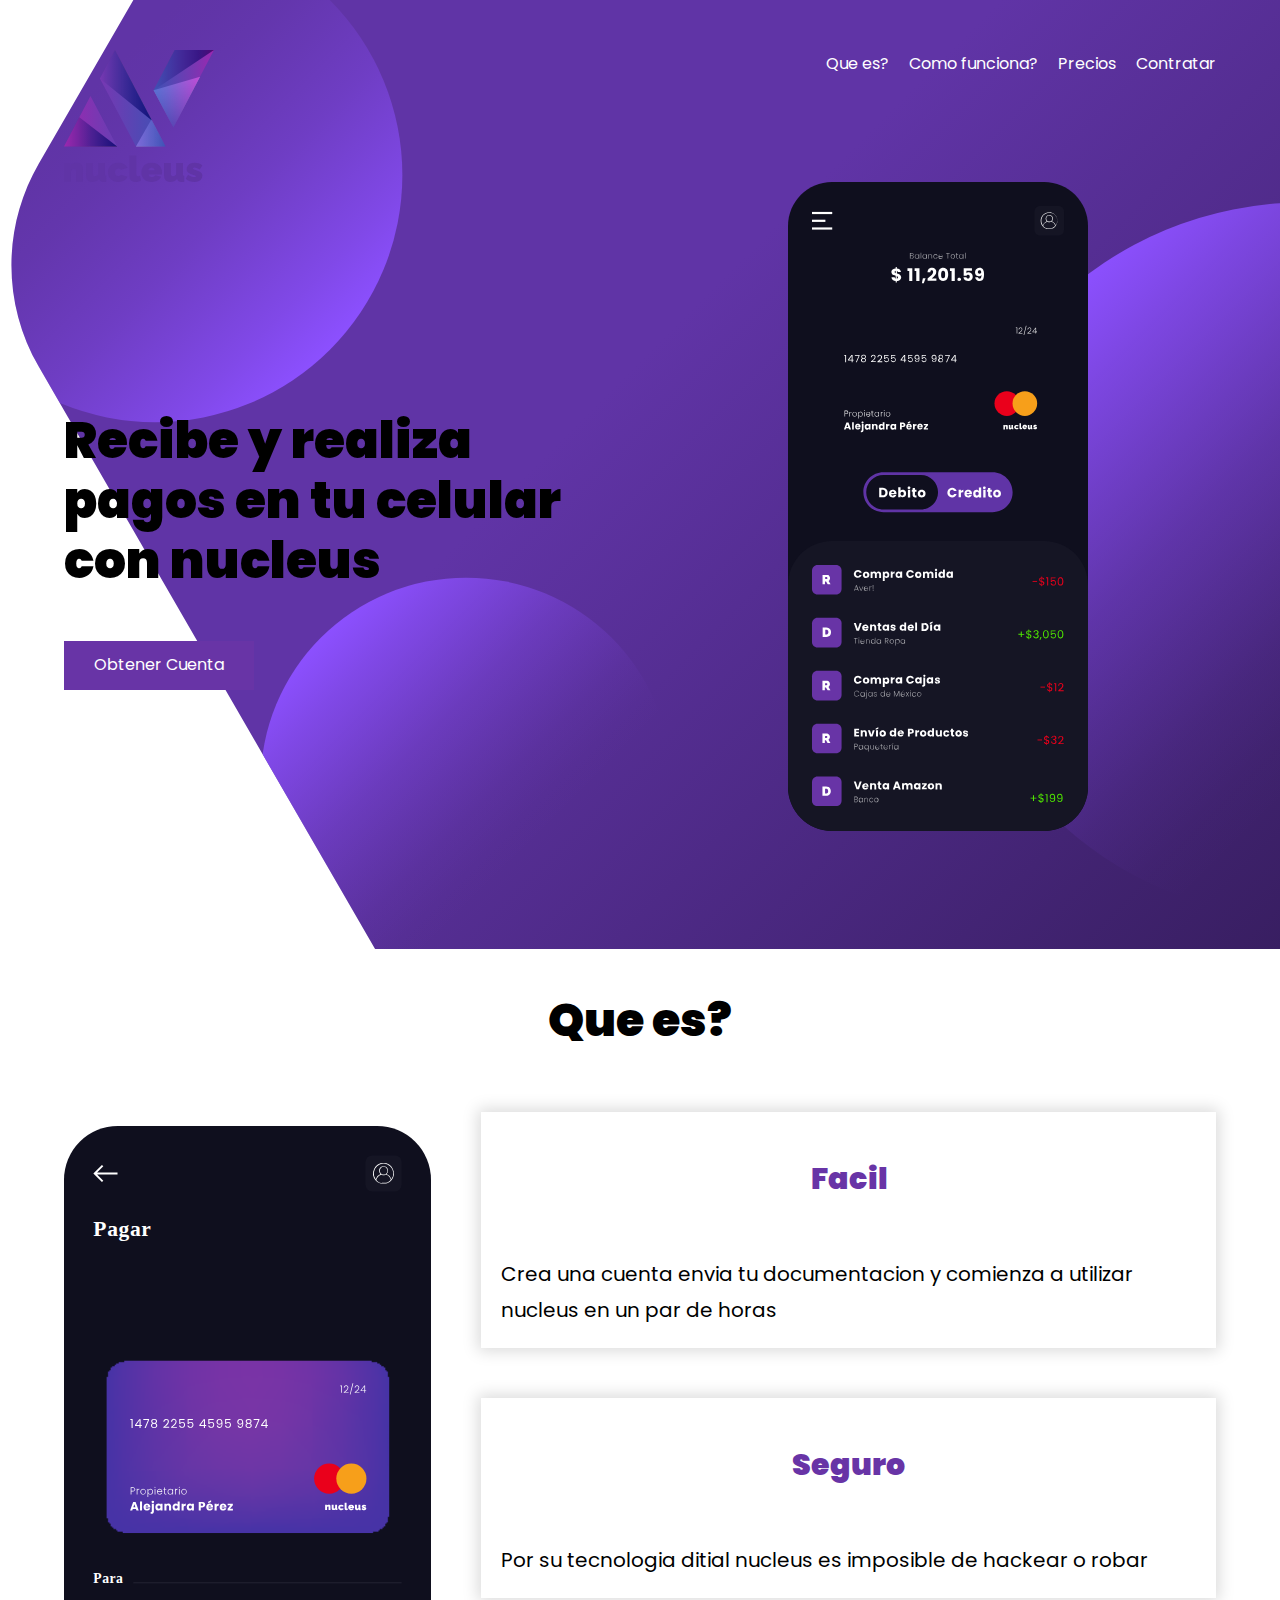
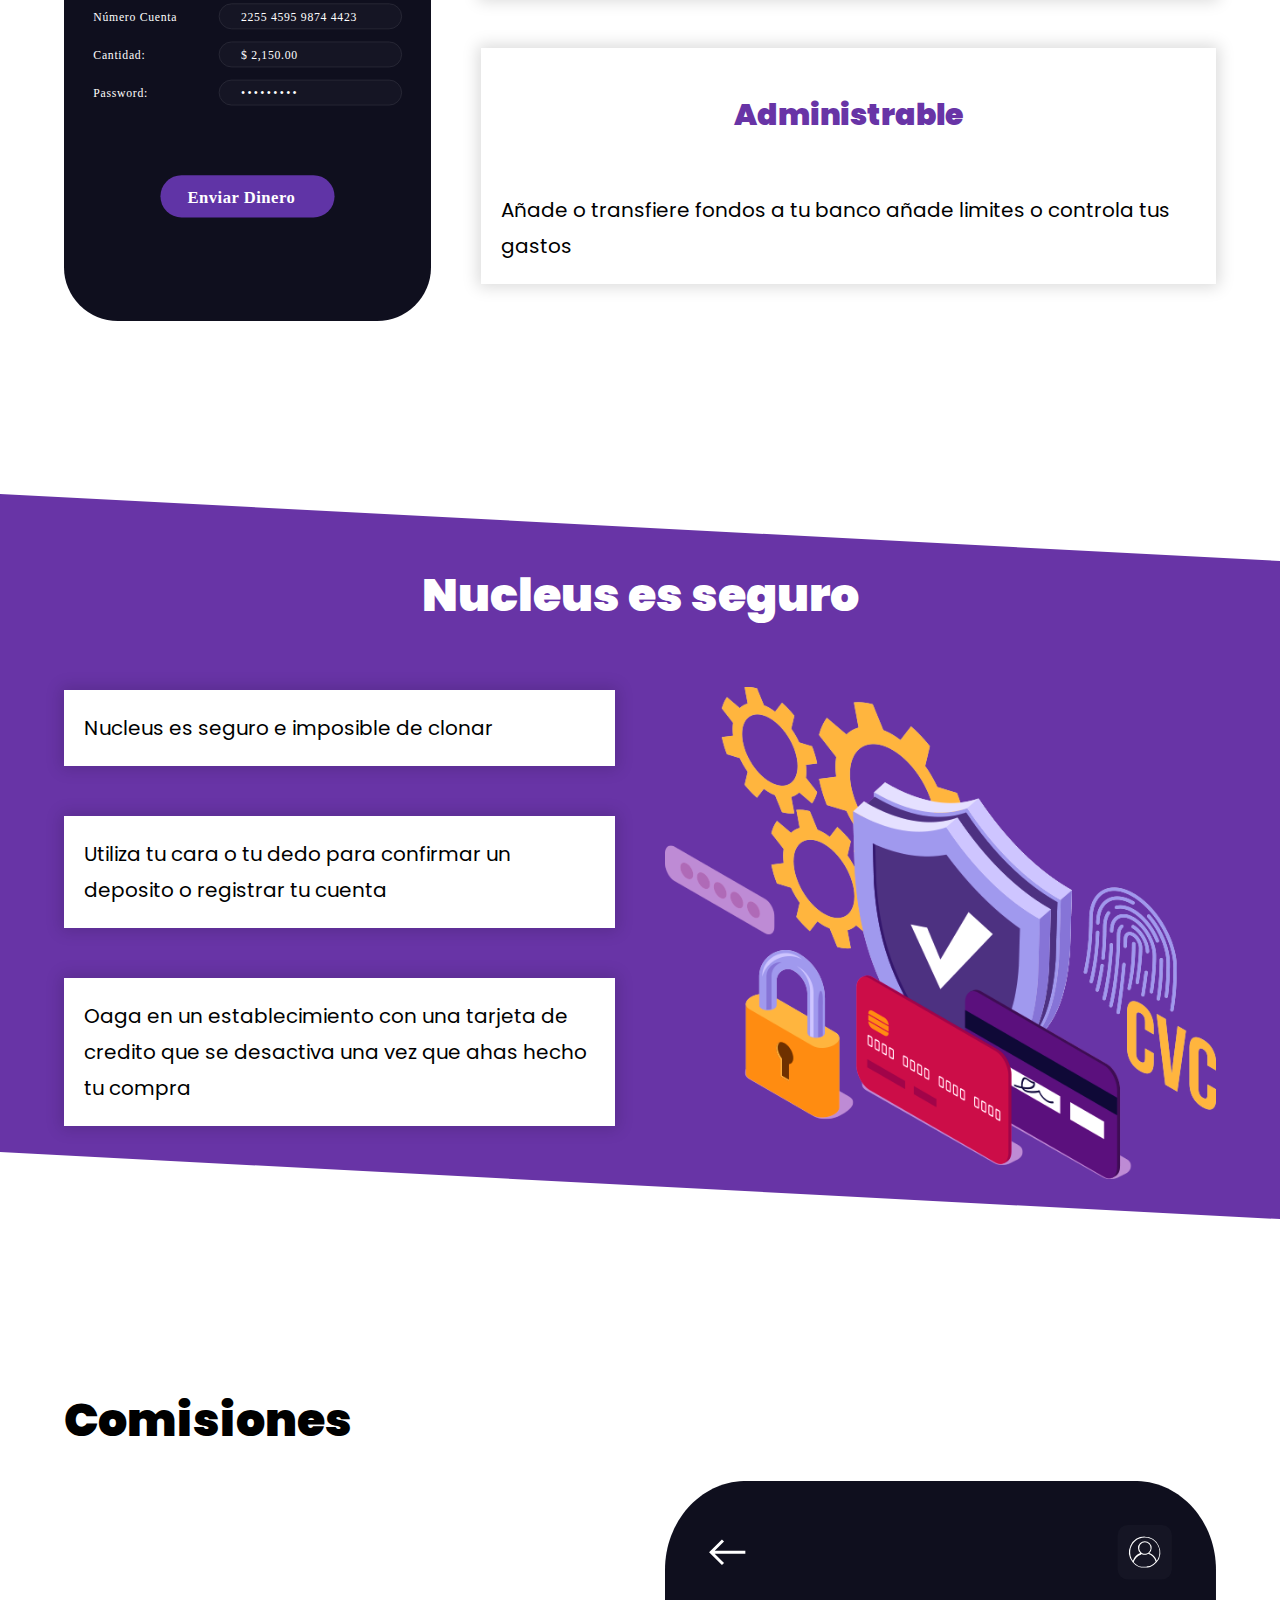
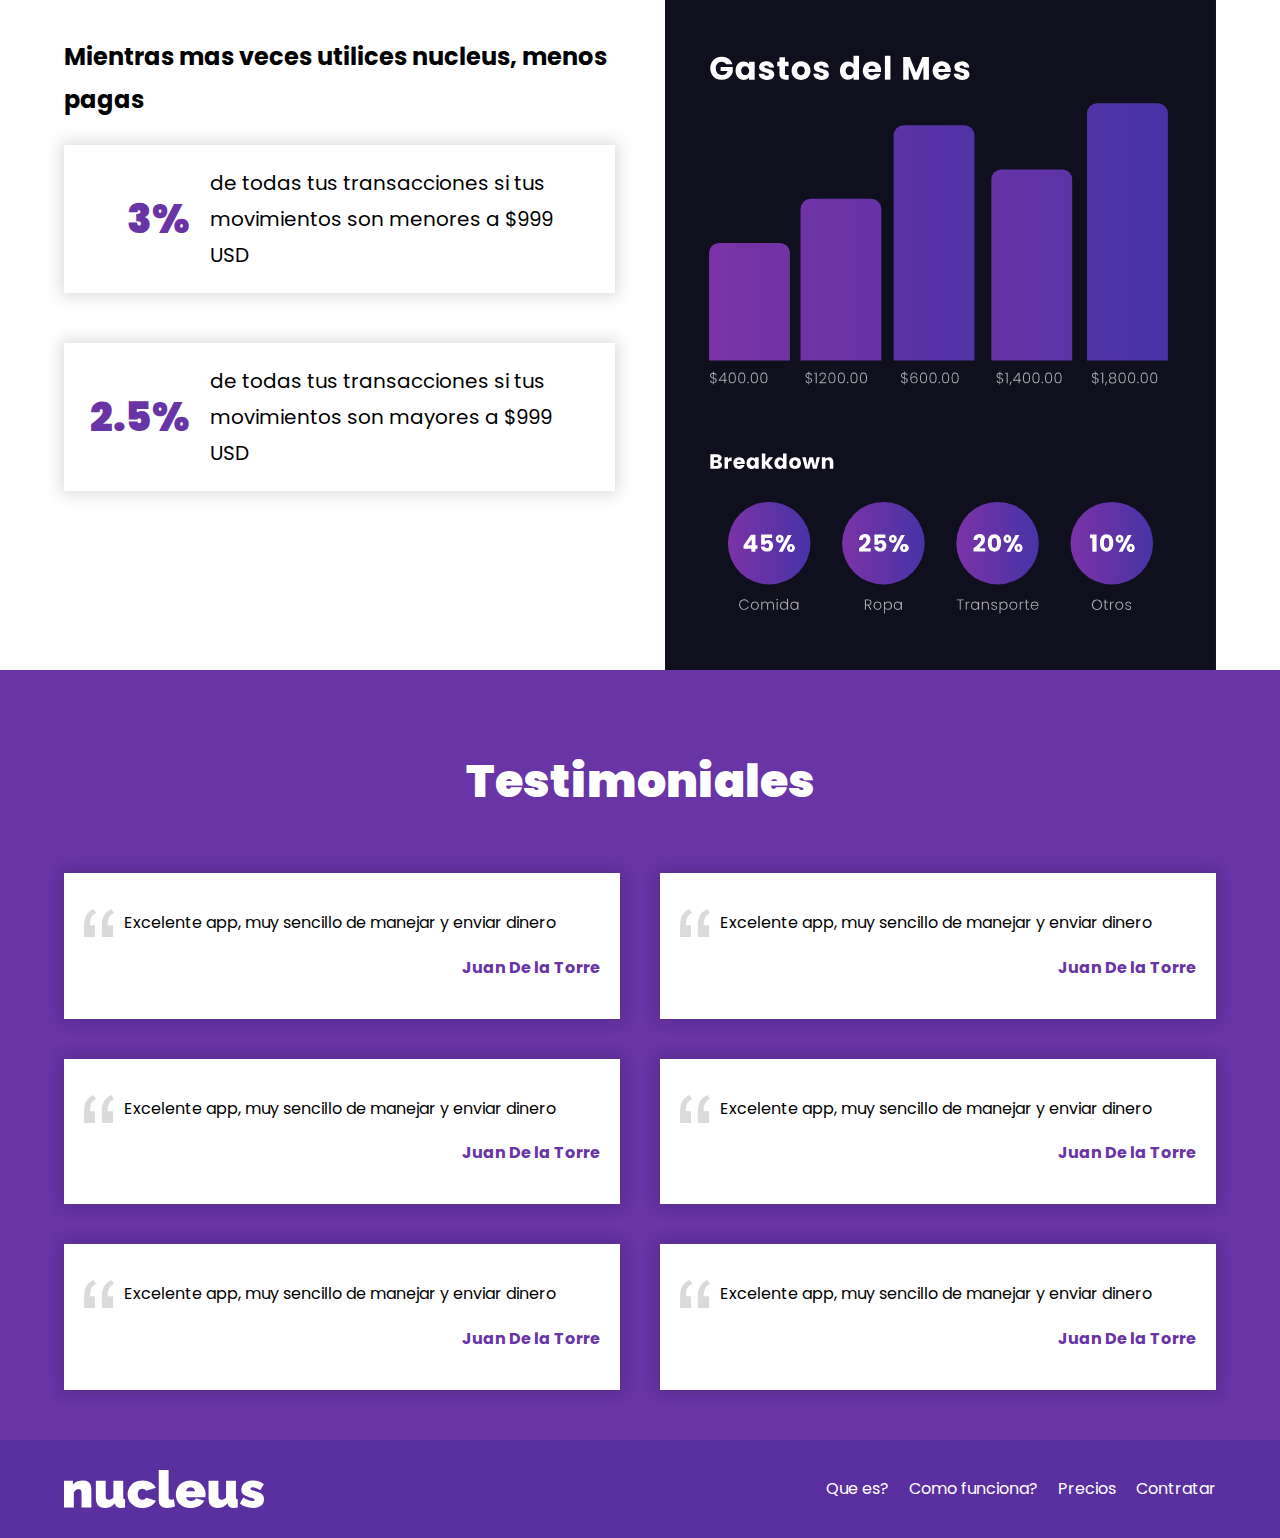
<file: class/index.html>
<!DOCTYPE html>
<html lang="en">
<head>
    <meta charset="UTF-8">
    <meta http-equiv="X-UA-Compatible" content="IE=edge">
    <meta name="viewport" content="width=device-width, initial-scale=1.0">
    <title>Nucleus - eWallet </title>
    <link rel="preconnect" href="https://fonts.googleapis.com">
    <link rel="preconnect" href="https://fonts.gstatic.com" crossorigin>
    <link href="https://fonts.googleapis.com/css2?family=Poppins:wght@400;500;700;900&display=swap" rel="stylesheet"> 

    <link rel="stylesheet" href="./normalize.css">
    <link rel="stylesheet" href="./styles.css">
</head>
<body>
    <header class="header">
        <div class="header__contenedor">
            <div class="header__barra">
                <div class="header__logo">
                    <img src="./assets/logo.svg" alt="logo nucleus">
                </div>
                <nav class="navegacion">
                    <a href="#" class="navegacion__link">Que es?</a>
                    <a href="#" class="navegacion__link">Como funciona?</a>
                    <a href="#" class="navegacion__link">Precios</a>
                    <a href="#" class="navegacion__link">Contratar</a>
                </nav>
            </div>

            <div class="header__grid">
                <div class="header__texto">
                    <h1 class="header__heading">Recibe y realiza pagos en tu celular con nucleus</h1>
                    <a class="header__boton" href="#">Obtener Cuenta</a>
                </div>
    
                <div class="header__grafico">
                    <img src="./assets/app_1.svg" alt="nucleus app mobile" class="header__imagen">
                </div>
            </div>
        </div>
    </header>

    <main class="nucleus">
        <h2 class="nucleus__heading">Que es?</h2>
        <div class="nucleus__contenedor">
            <div class="nucleus__grid">
                <div class="nucleus__imagen">
                    <img src="./assets/app_2.svg" alt="app nucleus tablet">
                </div>

                <div class="listado">
                    <div class="listado__elemento">
                        <h2 class="listado__heading">Facil</h2>
                        <p class="listado__texto">Crea una cuenta envia tu documentacion y comienza a utilizar nucleus en un par de horas</p>
                    </div>
                    <div class="listado__elemento">
                        <h2 class="listado__heading">Seguro</h2>
                        <p class="listado__texto">Por su tecnologia ditial nucleus es imposible de hackear o robar</p>
                    </div>
                    <div class="listado__elemento">
                        <h2 class="listado__heading">Administrable</h2>
                        <p class="listado__texto">Añade o transfiere fondos a tu banco añade limites o controla tus gastos</p>
                    </div>
                </div>
            </div>
        </div>
    </main>

    <section class="seguridad">
        <div class="seguridad__contenedor">
            <h2 class="seguridad__heading">Nucleus es seguro</h2>
            <div class="seguridad__grid">
                <div class="listado">
                    <div class="listado__elemento">
                        <p class="listado__texto">Nucleus es seguro e imposible de clonar</p>
                    </div>
                    <div class="listado__elemento">
                        <p class="listado__texto">Utiliza tu cara o tu dedo para confirmar un deposito o registrar tu cuenta</p>
                    </div>
                    <div class="listado__elemento">
                        <p class="listado__texto">Oaga en un establecimiento con una tarjeta de credito que se desactiva una vez que ahas hecho tu compra</p>
                    </div>
                </div>
                <div class="seguridad__imagen">
                    <img src="./assets/seguridad.png" alt="seguridad nucleus">
                </div>
            </div>
        </div>
    </section>

    <section class="comisiones">
        <div class="comisiones__contenedor">
            <h2 class="comisiones__header">Comisiones</h2>

            <div class="comisiones__grid">
                <div class="comisiones__contenido">
                    <p class="comisiones__texto">Mientras mas veces utilices nucleus, menos pagas</p>

                    <div class="listado">
                        <div class="listado__elemento listado__elemento--2col">
                            <p class="listado__numero">3%</p>
                            <p class="listado__texto">de todas tus transacciones si tus movimientos son menores a $999 USD</p>
                        </div>
                        <div class="listado__elemento listado__elemento--2col">
                            <p class="listado__numero">2.5%</p>
                            <p class="listado__texto">de todas tus transacciones si tus movimientos son mayores a $999 USD</p>
                        </div>
                    </div>
                </div>

                <div class="comisiones__imagen">
                    <img src="./assets/app_3.svg" alt="comisiones app nucleus">
                </div>
            </div>
        </div>
    </section>

    <section class="testimoniales">
        <div class="testimoniales__contenedor">
            <h2 class="testimoniales__heading">Testimoniales</h2>

            <div class="testimoniales__grid">
                <div class="testimonial">
                    <p class="testimonial__texto">Excelente app, muy sencillo de manejar y enviar dinero</p>
                    <p class="testimonial__autor">Juan De la Torre</p>
                </div>
                <div class="testimonial">
                    <p class="testimonial__texto">Excelente app, muy sencillo de manejar y enviar dinero</p>
                    <p class="testimonial__autor">Juan De la Torre</p>
                </div>
                <div class="testimonial">
                    <p class="testimonial__texto">Excelente app, muy sencillo de manejar y enviar dinero</p>
                    <p class="testimonial__autor">Juan De la Torre</p>
                </div>
                <div class="testimonial">
                    <p class="testimonial__texto">Excelente app, muy sencillo de manejar y enviar dinero</p>
                    <p class="testimonial__autor">Juan De la Torre</p>
                </div>
                <div class="testimonial">
                    <p class="testimonial__texto">Excelente app, muy sencillo de manejar y enviar dinero</p>
                    <p class="testimonial__autor">Juan De la Torre</p>
                </div>
                <div class="testimonial">
                    <p class="testimonial__texto">Excelente app, muy sencillo de manejar y enviar dinero</p>
                    <p class="testimonial__autor">Juan De la Torre</p>
                </div>
            </div>
        </div>
    </section>

    <footer class="footer">
        <div class="footer__contenedor">
            <div class="footer__grid">
                <div class="footer__logo">
                    <img src="./assets/logo-blanco.svg" alt="Logo blanco">
                </div>

                <nav class="navegacion">
                    <a href="#" class="navegacion__link--blanco">Que es?</a>
                    <a href="#" class="navegacion__link--blanco">Como funciona?</a>
                    <a href="#" class="navegacion__link--blanco">Precios</a>
                    <a href="#" class="navegacion__link--blanco">Contratar</a>
                </nav>
            </div>
        </div>
    </footer>
</body>
</html>
</file>
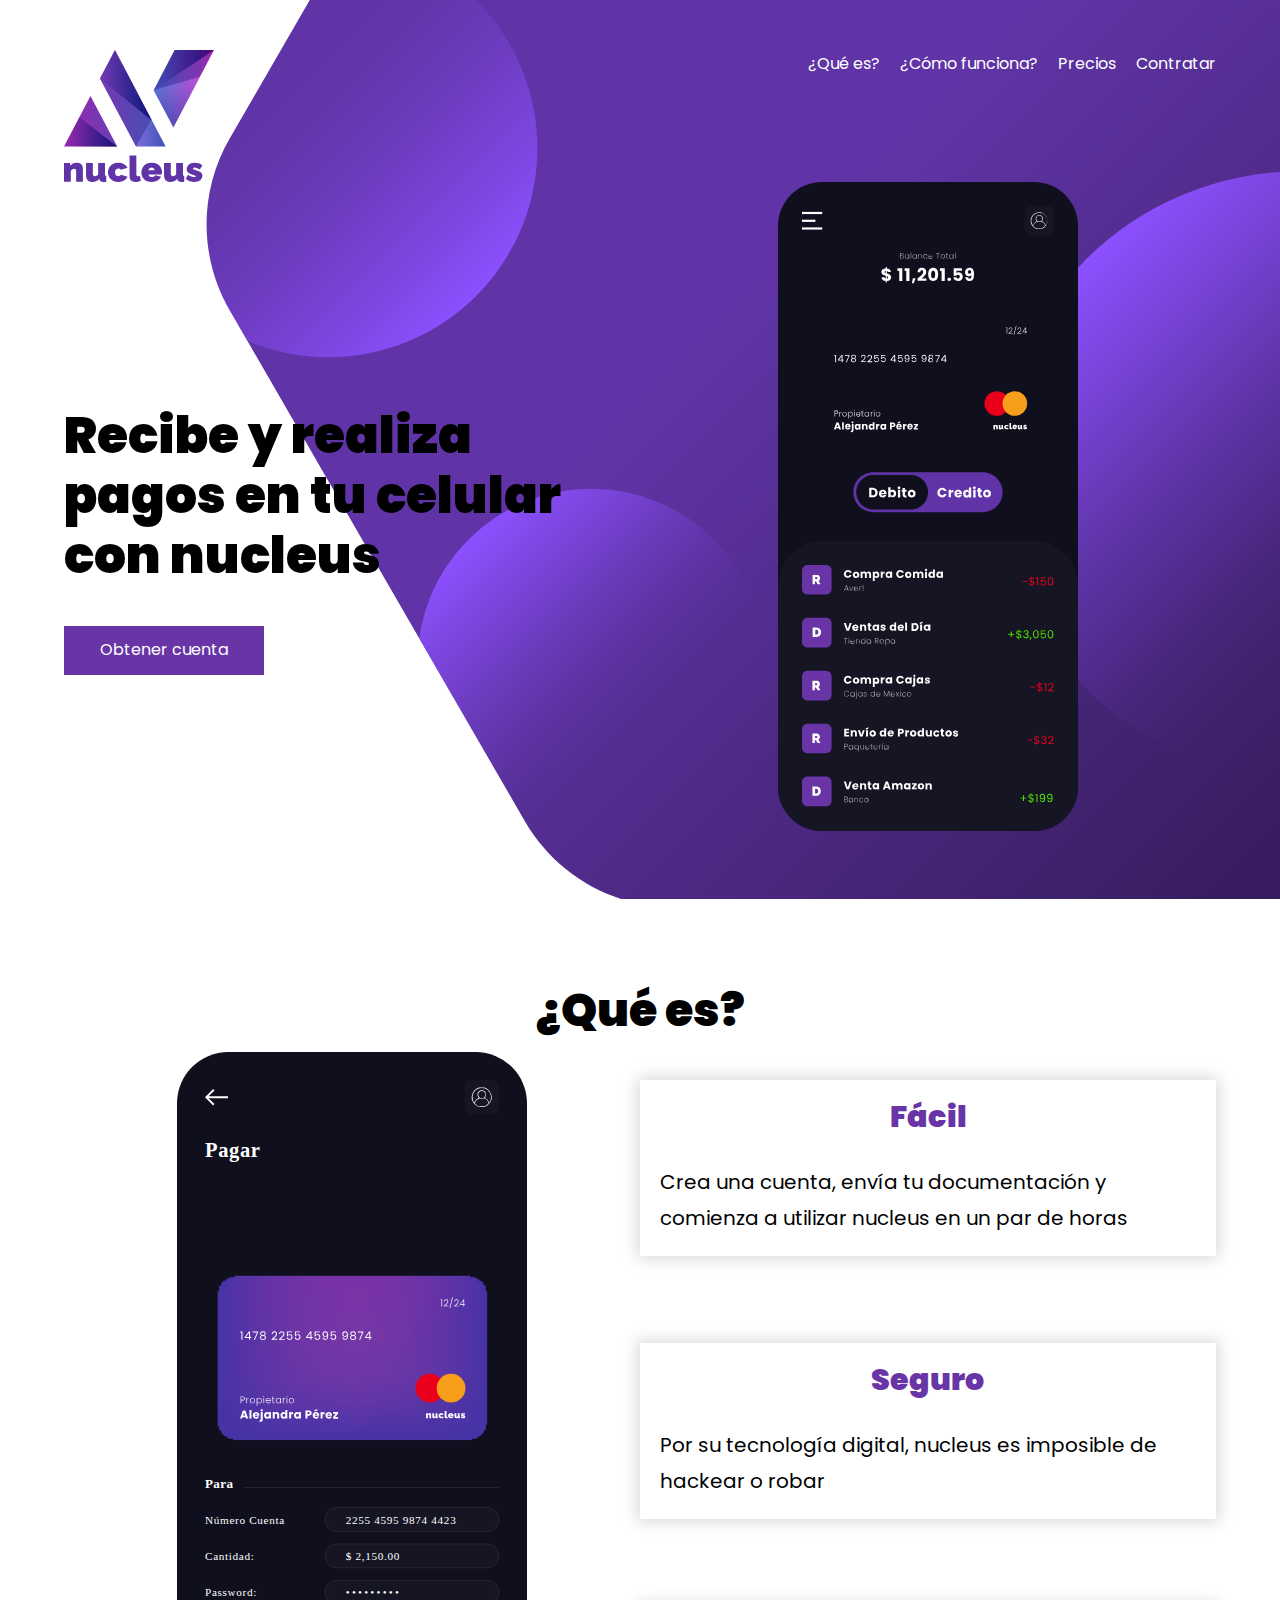
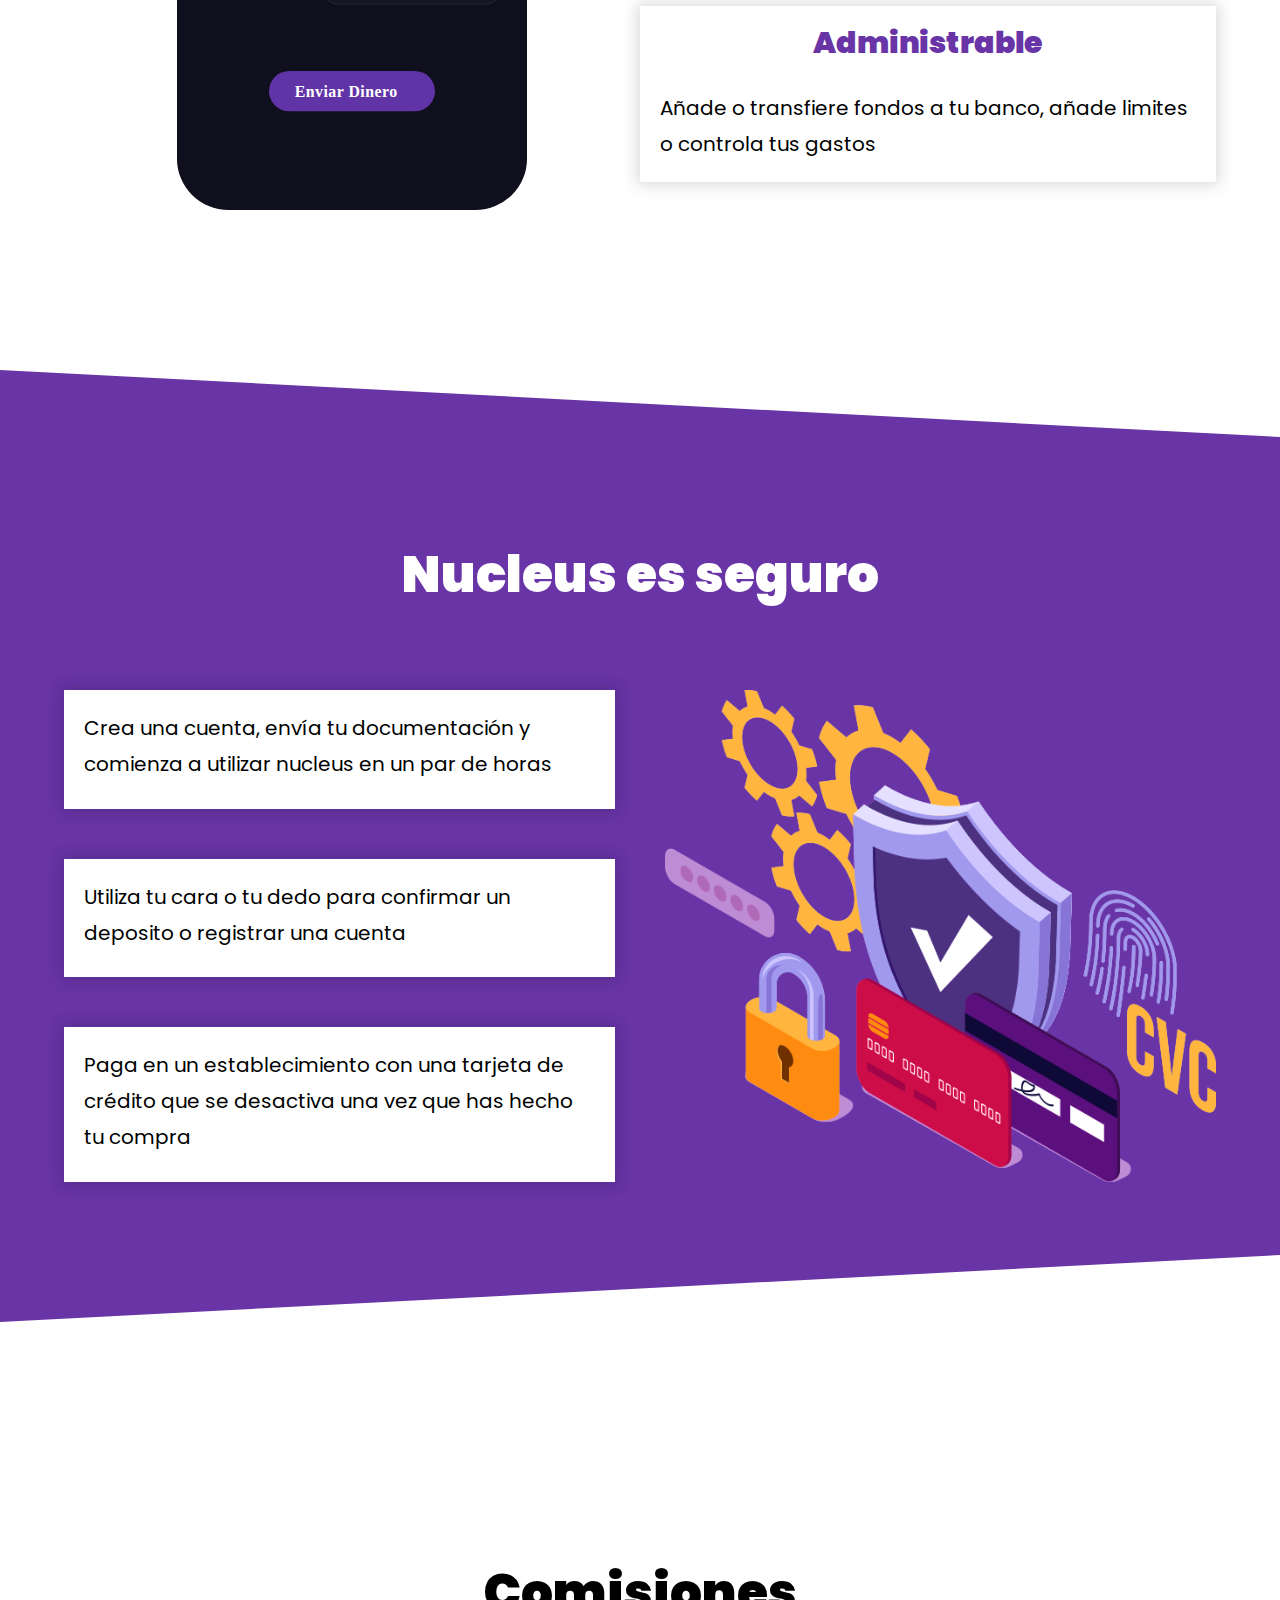
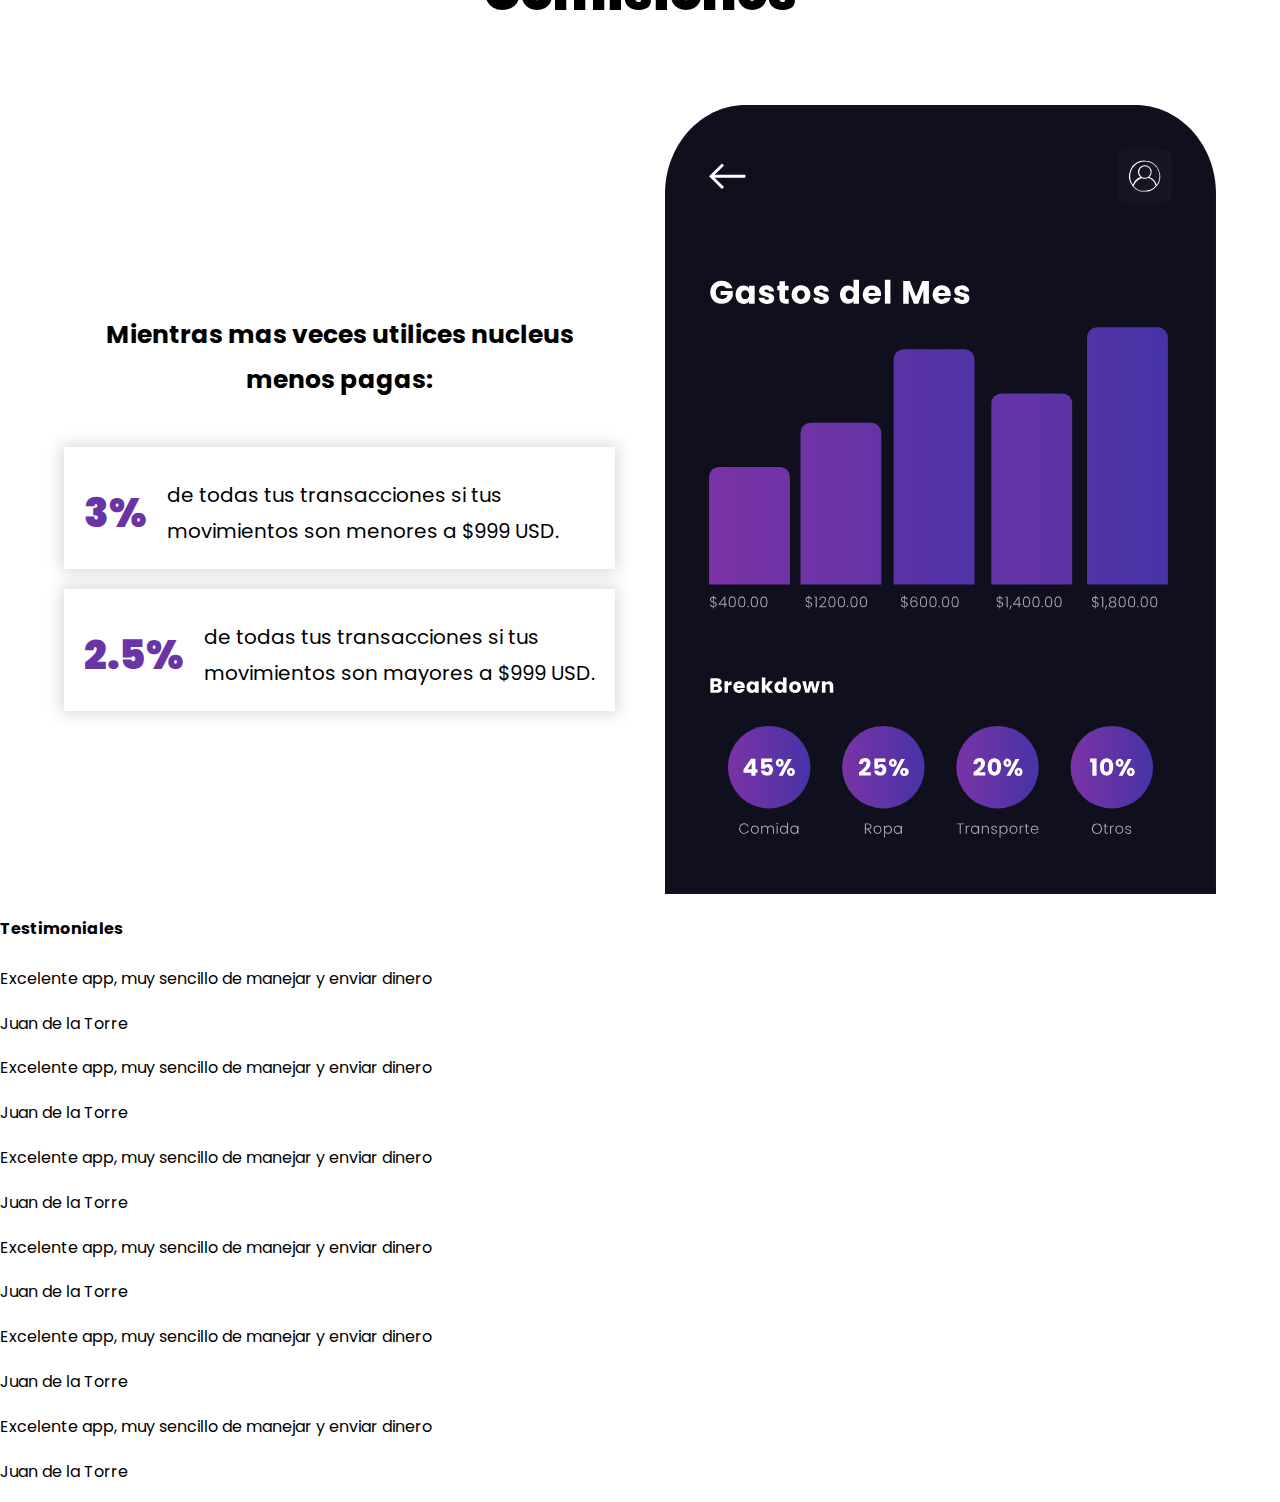
<file: self/index.html>
<!DOCTYPE html>
<html lang="en">
<head>
    <meta charset="UTF-8">
    <meta http-equiv="X-UA-Compatible" content="IE=edge">
    <meta name="viewport" content="width=device-width, initial-scale=1.0">
    <title>Nucleus - eWallet </title>
    <link rel="preconnect" href="https://fonts.googleapis.com">
    <link rel="preconnect" href="https://fonts.gstatic.com" crossorigin>
    <link href="https://fonts.googleapis.com/css2?family=Poppins:wght@400;500;700;900&display=swap" rel="stylesheet"> 

    <link rel="stylesheet" href="./normalize.css">
    <link rel="stylesheet" href="./styles.css">
</head>
<body>
    <div class="bg-image">
        <header class="header content-wrapper">
            <img src="./assets/logo.svg" alt="nucleus logo">
            <nav class="header__nav">
                <a href="#">¿Qué es?</a>
                <a href="#">¿Cómo funciona?</a>
                <a href="#">Precios</a>
                <a href="#">Contratar</a>
            </nav>
        </header>
    
        <section class="hero content-wrapper">
            <div class="hero__box-title">
                <h1 class="hero__title">Recibe y realiza pagos en tu celular con nucleus</h1>
                <button class="hero__button">Obtener cuenta</button>
            </div>
            <img class="hero__image" src="./assets/app_1.svg" alt="nucleus app mobile">
        </section>
    </div>

    <section class="description content-wrapper">
        <h2 class="description__title">¿Qué es?</h2>
        <div class="description__box">
            <img class="description__image" src="./assets/app_2.svg" alt="nucleus app mobile second screen">
            <article class="feature">
                <h4>Fácil</h4>
                <p>Crea una cuenta, envía tu documentación y comienza a utilizar nucleus en un par de horas</p>
            </article>
            <article class="feature">
                <h4>Seguro</h4>
                <p>Por su tecnología digital, nucleus es imposible de hackear o robar</p>
            </article>
            <article class="feature">
                <h4>Administrable</h4>
                <p>Añade o transfiere fondos a tu banco, añade limites o controla tus gastos</p>
            </article>
        </div>
    </section>

    <section class="app-details">
        <div class="app-details__box content-wrapper">
            <h3 class="app-details__title">Nucleus es seguro</h3>
            <article class="feature bg-white app-details__feature">
                <p>Crea una cuenta, envía tu documentación y comienza a utilizar nucleus en un par de horas</p>
            </article><article class="feature bg-white app-details__feature">
                <p>Utiliza tu cara o tu dedo para confirmar un deposito o registrar una cuenta</p>
            </article>
            <article class="feature bg-white app-details__feature">
                <p>Paga en un establecimiento con una tarjeta de crédito que se desactiva una vez que has hecho tu compra</p>
            </article>
            <img src="./assets/seguridad.png" alt="Security nucleus">
        </div>
    </section>

    <section class="comisions content-wrapper">
        <h4>Comisiones</h4>
        <div class="comisions__container">
            <div class="comisions__title-features">
                <p class="comisions__title">Mientras mas veces utilices nucleus menos pagas:</p>
                <article class="feature feature--comisions">
                    <p class="feature__porcent">3%</p>
                    <p>de todas tus transacciones si tus movimientos son menores a $999 USD.</p>
                </article>
                <article class="feature feature--comisions">
                    <p class="feature__porcent">2.5%</p>
                    <p>de todas tus transacciones si tus movimientos son mayores a $999 USD.</p>
                </article>
            </div>
            <img src="./assets/app_3.svg" alt="comisions nucleus">
        </div>
    </section>

    <section class="testimonials">
        <h4>Testimoniales</h4>
        <div class="testimonials__box">
            <article class="testimonial">
                <p>Excelente app, muy sencillo de manejar y enviar dinero</p>
                <p class="testimonial__author">Juan de la Torre</p>
            </article>
            <article class="testimonial">
                <p>Excelente app, muy sencillo de manejar y enviar dinero</p>
                <p class="testimonial__author">Juan de la Torre</p>
            </article>
            <article class="testimonial">
                <p>Excelente app, muy sencillo de manejar y enviar dinero</p>
                <p class="testimonial__author">Juan de la Torre</p>
            </article>
            <article class="testimonial">
                <p>Excelente app, muy sencillo de manejar y enviar dinero</p>
                <p class="testimonial__author">Juan de la Torre</p>
            </article>
            <article class="testimonial">
                <p>Excelente app, muy sencillo de manejar y enviar dinero</p>
                <p class="testimonial__author">Juan de la Torre</p>
            </article>
            <article class="testimonial">
                <p>Excelente app, muy sencillo de manejar y enviar dinero</p>
                <p class="testimonial__author">Juan de la Torre</p>
            </article>
        </div>

    </section>

</body>
</html>
</file>
<file: class/styles.css>
:root {
    --primario: #6834a6;
    --blanco: #FFF;
    --negro: #000000;
    --fuentePrincipal: 'Poppins', sans-serif;
}
html {
    font-size: 62.5%;
    box-sizing: border-box;
}
*, *:before, *:after {
    box-sizing: inherit;
}
body {
    font-family: var(--fuentePrincipal);
    font-size: 1.6rem;
    line-height: 1.8;
}
h1, h2, h3 {
    font-weight: 900;
    margin: 2rem 0;
}
h1 {
    font-size: 5rem;
}
h2 {
    font-size: 4.6rem;
}
h3 {
    font-size: 3rem;
}
a {
    text-decoration: none;
}
img {
    max-width: 100%;
    display: block;
}
[class$="__contenedor"] {
    max-width: 120rem;
    margin: 0 auto;
    width: 90%;
}
[class$="__heading"] {
    text-align: center;
    margin-bottom: 5rem;
}
.mask {
    overflow: hidden;
}

.header {
    background-image: url('./assets/header_bg.svg');
    background-repeat: no-repeat;
    background-position: top right;
    background-size: 10rem;
    padding: 5rem 0;

    @media (min-width: 768px) {
        background-size: 50rem;
    }

    @media (min-width: 992px) {
        background-size: 60rem;
    }

    @media (min-width: 1280px) {
        background-size: 130rem;
    }
}

@media (min-width: 768px) {
    .header__barra {
        display: flex;
        justify-content: space-between;
    }
}

.header__logo {
    width: 15rem;
    margin: 0 auto 3rem auto;
}
@media (min-width: 768px) {
    .header__logo {
        margin: 0;
    }
    .header__grid {
        display: grid;
        grid-template-columns: 1fr 1fr;
        gap: 4rem;
        align-items: center;
    }
}

.header__heading {
    font-size: 3rem;
}

@media (min-width: 768px) {
    .header__heading {
        text-align: left;
        font-size: 5rem;
        line-height: 1.2;
    }
}

@media (min-width: 768px) {
    .header__imagen {
        max-width: 30rem;
        margin: 0 auto;
    }
}

.header__boton {
    background-color: var(--primario);
    display: block;
    padding: 1rem;
    text-align: center;
    color: var(--blanco);
}

@media (min-width: 768px) {
    .header__boton {
       padding: 1rem 3rem;
       display: inline-block;
    }
}

.navegacion {
    display: flex;
    flex-direction: column;
    align-items: center;
}
@media (min-width: 768px) {
    .navegacion {
        flex-direction: row;
        align-items: flex-start;
        gap: 2rem;
    }
}
.navegacion__link {
    color: var(--primario);
}
.navegacion__link--blanco {
    color: var(--blanco);
}

@media (min-width: 768px) {
    .navegacion__link {
        color: var(--blanco);
    }
}

/** nucleus */

.nucleus {
    margin-top: 3rem;
}
.nucleus__grid {
    display: flex;
    flex-direction: column-reverse;
}

@media (min-width: 768px) {
    .nucleus__grid {
        display: grid;
        grid-template-columns: 1fr 2fr;
        column-gap: 5rem;
        align-items: center;
    }
}
/* .listado {} */

.listado__elemento {
    background-color: var(--blanco);
    box-shadow: 0px 0px 15px 3px rgb(0 0 0 / .15);
    padding: 2rem;
    margin-bottom: 5rem;
    transition-property: transform;
    transition-duration: 300ms;
}
.listado__elemento:hover {
    transform: scale(1.1);
}
@media (min-width: 768px) {
    .listado__elemento--2col {
        display: flex;
        justify-content: space-between;
        align-items: center;
        gap: 2rem;
    }
}

.listado__heading {
    font-size: 3rem;
    color: var(--primario);
}
.listado__numero {
    font-size: 6rem;
    margin: 0;
    font-weight: 900;
    color: var(--primario);
    text-align: center;
}
@media (min-width: 768px) {
    .listado__numero {
        flex-basis: 20rem;
        text-align: right;
        font-size: 4rem;
    }
}

.listado__texto {
    margin: 0;
    font-size: 2rem;
}

.seguridad {
    background-color: var(--primario);
    padding: 10rem 0;
    position: relative;
    margin: 10rem 0;
    overflow: hidden;
}
.seguridad::before,
.seguridad::after {
    background-color: var(--blanco);
    content: '';
    height: 20rem;
    width: 120%;
    position: absolute;
}
.seguridad:before {
    top: -10rem;
    left: 0;
    transform: rotate(3deg);
}
.seguridad:after {
    bottom: -10rem;
    right: 0;
    transform: rotate(3deg);

}
.seguridad__heading {
    color: var(--blanco);
}
@media (min-width: 768px) {
    .seguridad__grid {
        display: grid; 
        grid-template-columns: repeat(2, 1fr);
        column-gap: 5rem;
        align-items: center;
    }
}

@media (min-width: 768px) {
    .comisiones__grid {
        display: grid;
        grid-template-columns: repeat(2, 1fr);
        column-gap: 5rem;
        align-items: flex-end;
    }
}
@media (min-width: 998px) {
    .comisiones__grid {
        align-items: center;
    }
}
.comisiones__texto {
    text-align: center;
    font-size: 2.4rem;
    font-weight: 700;

    @media (min-width: 768px) {
        text-align: left;
    }
}

.testimoniales {
    background-color: var(--primario);
    padding: 5rem 0;
}
.testimoniales__heading {
    color: var(--blanco);
}
.testimoniales__grid {
    display: grid;
    grid-template-columns: 1fr;
    gap: 4rem;
}
@media (min-width: 768px) {
    .testimoniales__grid {
        grid-template-columns: repeat(2, 1fr);
    }
}
.testimonial {
    box-shadow: 0px 0px 15px 3px rgb(0 0 0 / .15);
    background-color: var(--blanco);
    padding: 2rem;
    position: relative;
}
.testimonial__texto {
    padding-left: 4rem;
}
.testimonial__texto::before {
    content: '';
    background-image: url('./assets/comilla.png');
    background-size: 3rem;
    background-repeat: no-repeat;
    background-position: center;
    width: 3rem;
    height: 3rem;
    position: absolute;
    top: 3.5rem;
    left: 2rem;
}
.testimonial__autor {
    color: var(--primario);
    font-weight: 700;
    text-align: right;
}
.footer {
    background-color: #5a30a0;
    padding: 3rem 0;
}
@media (min-width: 768px) {
    .footer__grid {
        display: flex;
        justify-content: space-between;
        align-items: center;
    }
}
.footer__logo {
    width: 20rem;
    margin: 0 auto 4rem auto;
}
@media (min-width: 768px) {
    .footer__logo {
        margin: 0;
    }
}
</file>
<file: self/styles.css>
:root {
    --primario: #6834a6;
    --blanco: #FFF;
    --negro: #000000;
    --fuentePrincipal: 'Poppins', sans-serif;
}
html {
    font-size: 62.5%;
    box-sizing: border-box;
}
*, *:before, *:after {
    box-sizing: inherit;
}
body {
    font-family: var(--fuentePrincipal);
    font-size: 1.6rem;
    line-height: 1.8;
}
h1, h2, h3 {
    font-weight: 900;
    margin: 2rem 0;
}
h1 {
    font-size: 5rem;
}
h2 {
    font-size: 4.6rem;
}
h3 {
    font-size: 3rem;
}
a {
    text-decoration: none;
    color: var(--primario);
}
img {
    max-width: 100%;
    display: block;
}
button:hover {
    cursor: pointer;
}
.content-wrapper {
    max-width: 120rem;
    margin: 0 auto;
    width: 90%;
}
.bg-white {
    background-color: var(--blanco);
}

.header {
    display: flex;
    flex-direction: column;
    justify-content: space-between;
    align-items: center;
    padding-top: 5rem;
    gap: 3rem;

    @media (min-width: 768px) {
        flex-direction: row;
        align-items: flex-start;
        gap: 0;
    }
}

.header img {
    width: 15rem;
}

.header__nav {
    display: flex;
    flex-direction: column;
    text-align: center;

    @media (min-width: 768px) {
        flex-direction: row;
        gap: 2rem;
    }

}
@media (min-width: 768px) {
    .header__nav a {
        color: var(--blanco);
    }
}


.bg-image {
    background-image: url('./assets/header_bg.svg');
    background-repeat: no-repeat;
    background-position: right top; /* Definir donde posicionar la imagen.*/
    background-size: 10rem; /* Definir tamaño de la imagen*/
    width: 100%;

    @media (min-width: 768px) {
        background-size: 50rem;
    }
    @media (min-width: 992px) {
        background-size: 60rem;
    }
    @media (min-width: 1280px) {
        background-size: 110rem;
    }
}

/** Hero */

.hero {
    display: flex;
    flex-direction: column;
    align-items: center;
    gap: 4rem;

    @media (min-width: 768px) {
        display: grid;
        grid-template-columns: 1fr 1fr;
        grid-template-rows: 1fr;
        place-content: center;
        gap: 0;
    }
}
.hero__image {
    width: 50rem;
    @media (min-width: 768px) {
        width: 30rem;
        justify-self: center;
    }
}
.hero__box-title {
    display: flex;
    flex-direction: column;
    justify-content: center;
    align-items: center;
    gap: 4rem;

    @media (min-width: 768px) {
        align-items: flex-start;
    }
}
.hero__title {
    font-size: 3rem;
    text-align: center;
    margin-bottom: 0;

    @media (min-width: 768px) {
        margin: 0;
        line-height: 1.2;
        text-align: left;
        font-size: 5rem;
    }
}
.hero__button {
    background-color: var(--primario);
    color: var(--blanco);
    padding: 1.5rem 2rem;
    border: none;
    width: 100%;
    
    @media (min-width: 768px) {
        max-width: 20rem;
    }
}

/** Description */
.description {
    margin-top: 7rem;
}
.description__title {
    text-align: center;
    margin-bottom: 5rem;

    @media (min-width: 768px) {
        margin: 0;
    }
}
.description__box {
    display: flex;
    flex-direction: column-reverse;
    gap: 5rem;

    @media (min-width: 768px) {
        display: grid;
        grid-template-columns: 1fr 1fr;
        place-items: center;
        gap: 0;
        row-gap: 3rem;
    }
}
.description__image {
    width: 50rem;

    @media (min-width: 768px) {
        width: 35rem;
        grid-row: 1 / 4;
    }
}
.feature {
    padding: 0 2rem;
    box-shadow: 0px 0px 15px 3px rgb(0 0 0 / .15);
    transition-property: transform;
    transition-duration: 300ms;
}
.feature:hover {
    transform: scale(1.1);
}

.feature h4 {
    text-align: center;
    margin: 0;
    margin-top: 1rem;
    color: var(--primario);
    font-size: 3rem;
    font-weight: 900;
}

.feature p{
    font-size: 2rem;
}

.app-details {
    background-color: var(--primario);
    position: relative;
    margin: 10rem 0;
    padding: 10rem 0;
    overflow: hidden;
}
.app-details::before,
.app-details::after {
    content: '';
    height: 20rem;
    width: 120%;
    background-color: var(--blanco);
    position: absolute;
}
.app-details::before {
    top: -10rem;
    left: 0;
    transform: rotate(3deg);
}
.app-details::after {
    bottom: -10rem;
    left: 0;
    background-color: var(--blanco);
    transform: rotate(-3deg);
}

.app-details__box {
    margin: 10rem auto 10rem auto;
    display: grid;
    grid-template-columns: 1fr;
    justify-items: center;
    gap: 5rem;

    @media (min-width: 768px) {
        grid-template-columns: 1fr 1fr;
    }
}
.app-details__feature {
    @media (min-width: 768px) {
        grid-column: 1 / 2;
    }
}
.app-details__box h3 {
    font-size: 5rem;
    text-align: center;
    color: var(--blanco);

    @media (min-width: 768px) {
        grid-column: 1 / 3;
    }
}
.app-details img {
    @media (min-width: 768px) {
        grid-column: 2 / 3;
        grid-row: 2 / 5;
    }
}

.comisions {
    display: flex;
    flex-direction: column;
}
.comisions h4 {
    text-align: center;
    font-weight: 900;
    font-size: 5rem;
}
.comisions__container {
    display: grid;
    grid-template-columns: 1fr;
    gap: 5rem;

    @media (min-width: 768px) {
        grid-template-columns: 1fr 1fr;
    }
}
.comisions__title-features {
    display: flex;
    flex-direction: column;
    justify-content: center;
    align-items: center;
    gap: 2rem;
}
.comisions__title {
    font-weight: 700;
    font-size: 2.5rem;
    text-align: center;
}
.feature--comisions {
    padding-top: 1rem;

    @media (min-width: 768px) {
        display: flex;
        gap: 2rem;
        align-items: center;
        justify-content: center;
    }
}
.feature .feature__porcent {
    font-weight: 900;
    color: var(--primario);
    font-size: 6rem;
    text-align: center;
    margin: 0;

    @media (min-width: 768px) {
        font-size: 4rem;
    }
}
</file>
